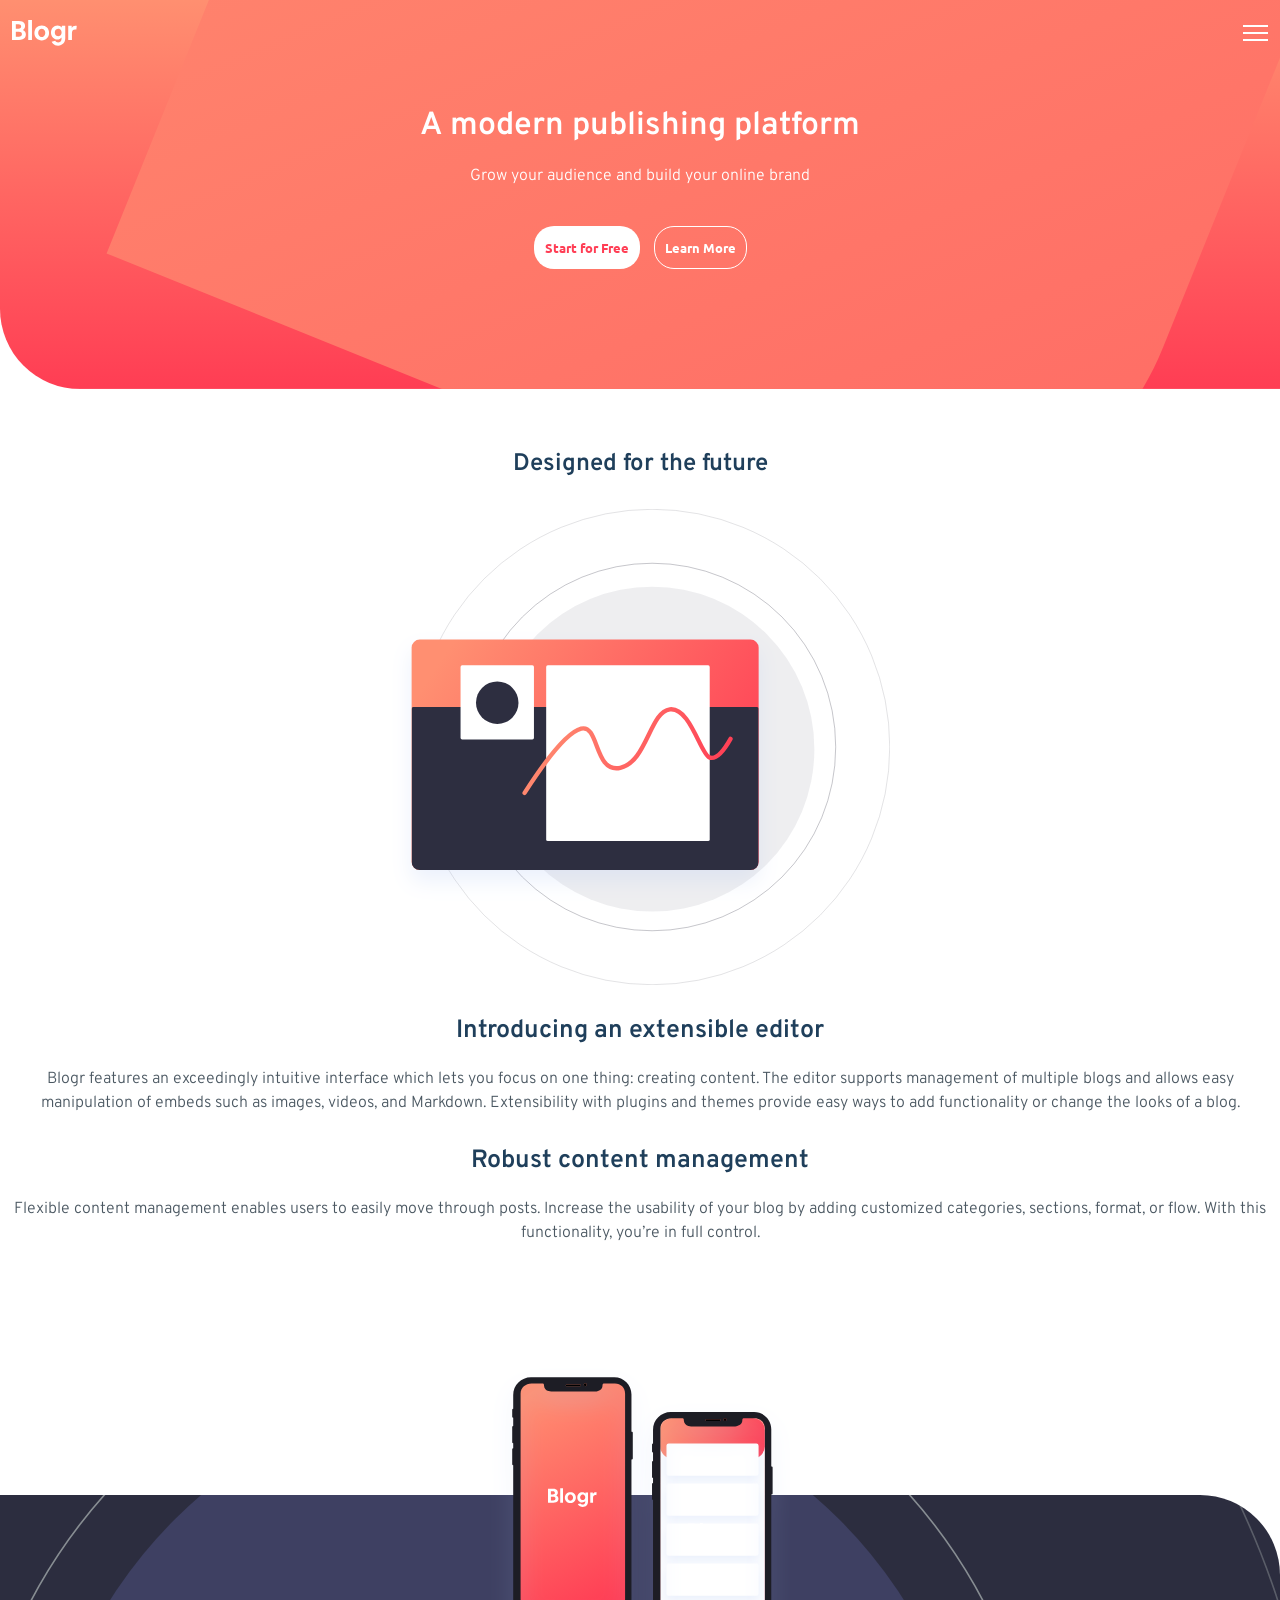
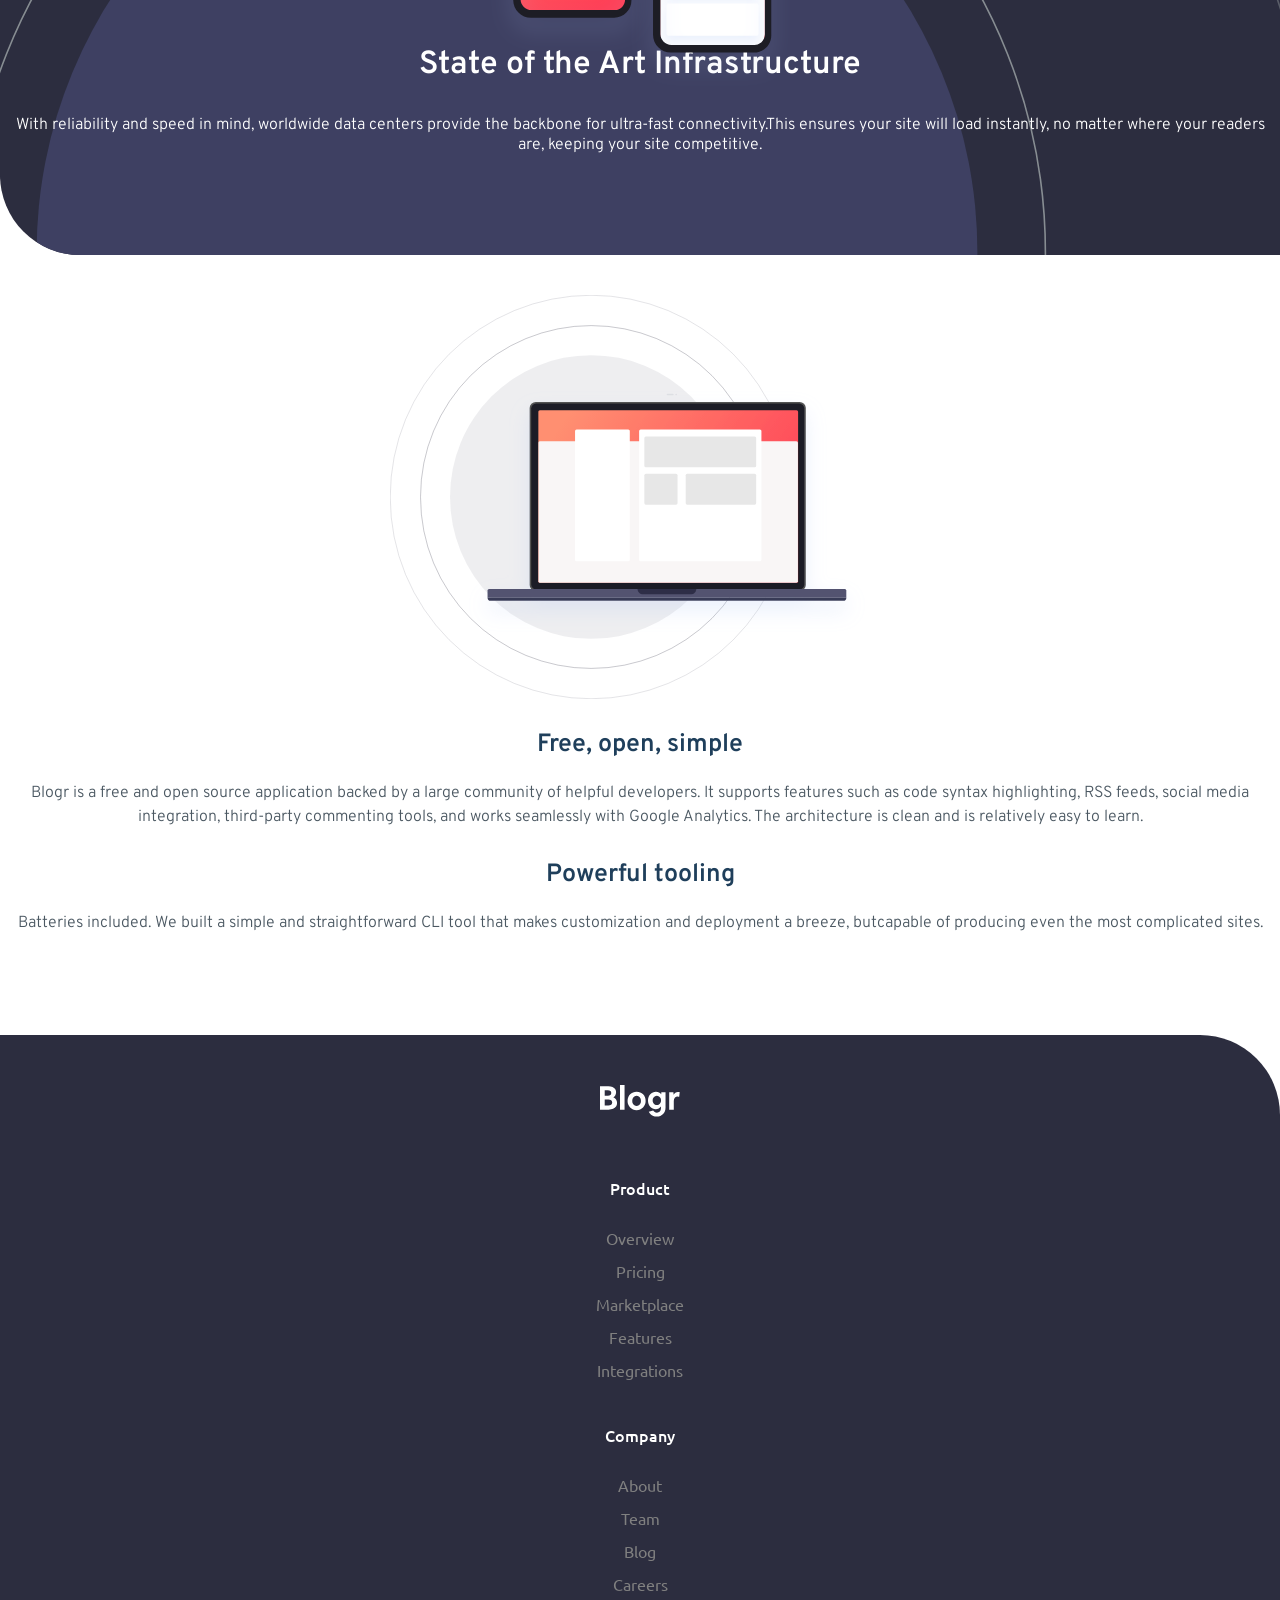
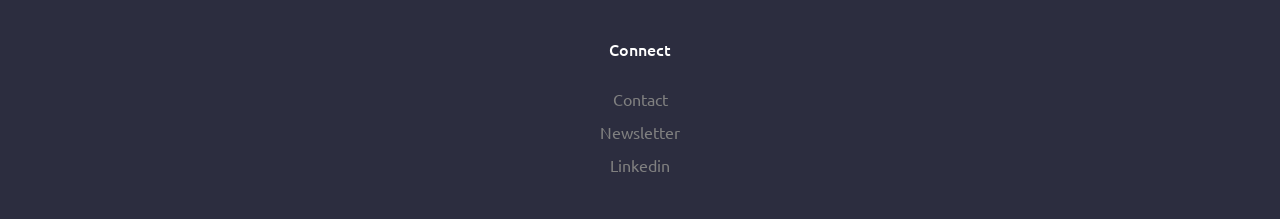
<file: junior/blogr-landing-page-main/index.html>
<!DOCTYPE html>
<html lang="pt-br">
<head>
  <meta charset="UTF-8">
  <meta name="viewport" content="width=device-width, initial-scale=1.0">

  <link rel="preconnect" href="https://fonts.googleapis.com">
  <link rel="preconnect" href="https://fonts.gstatic.com" crossorigin>
  <link href="https://fonts.googleapis.com/css2?family=Overpass:ital,wght@0,100..900;1,100..900&family=Ubuntu:wght@400;500;700&display=swap" rel="stylesheet">

  <link rel="stylesheet" href="style.css">
  <title>Frontend Mentor | [Blogr]</title>
</head>
<body>
  <header class="header">
    <nav class="nav header__nav">
      <div>
        <a href="#" class="logo-link"><img src="images/logo.svg" alt="" class="logo"></a>


        <div class="nav__menu menu">
          <ul class="menu__list">
            <li><button href="#" class="menu__btn-drop">
              <span>Product</span>
              <span><img src="images/icon-arrow-dark.svg" alt=""></span>
            </button></li>
            <li><button class="menu__btn-drop">
              <span>Company</span>
              <span><img src="images/icon-arrow-dark.svg" alt=""></span>
            </button></li>
            <li class="menu__item">
              <button class="menu__link menu__btn-drop">
                <span>Connect</span>
                <span><img src="images/icon-arrow-dark.svg" alt=""></span>
              </button>

              <ul class="menu__drop">
                <li><a href="#" class="menu__drop-link">Contact</a></li>
                <li><a href="#" class="menu__drop-link">Newsletter</a></li>
                <li><a href="#" class="menu__drop-link">Linkedin</a></li>
              </ul>
          </li>
          </ul>

          <div class="menu__group-link">
            <a href="#" class="menu__link-btn">Login</a>
            <a href="#" class="menu__link-btn menu__link-btn--sign">Sign Up</a>
          </div>
        </div>
      </div>
      
      <button class="nav__btn-menu js-btn-menu"><div class="nav__btn-hamburguer"></div></button>
    </nav>

    <section class="about header__about">
      <h1 class="featured-title about__title">A modern publishing platform</h1>
      <p class="about__text featured-text">Grow your audience and build your online brand</p>

      <div class="about__group-buttons">
        <button class="about__buttons about__button-start">Start for Free</button>
        <button class="about__buttons about__button-learn">Learn More</button>
      </div>
    </section>
  </header>

  <main class="main">
    <section class="s-designed section">
      <div class="container">
        <h2 class="section__subtitle">Designed for the future</h2>

        <picture class="section__box">
          <source media="(min-width: 1024px)" srcset="images/illustration-editor-desktop.svg">
           <img src="images/illustration-editor-mobile.svg" alt="" class="section__img">
        </picture>

        <article class="article">
          <h3 class="article__subtitle">Introducing an extensible editor</h3>

          <p class="article__text">
            Blogr features an exceedingly intuitive interface which lets you focus on one thing: creating content.
            The editor supports management of multiple blogs and allows easy manipulation of embeds such as images,
            videos, and Markdown. Extensibility with plugins and themes provide easy ways to add functionality or
            change the looks of a blog.
          </p>
        </article>

        <article class="article">
          <h3 class="article__subtitle">Robust content management</h3>
          <p class="article__text">
            Flexible content management enables users to easily move through posts. Increase the usability of your blog by adding customized categories, sections, format, or flow. With this functionality, you’re in full control.
          </p>
        </article>
      </div>
    </section>

    <section class="section">
      <div class="state">
        <div class="state__box-bg">
          <img src="images/bg-pattern-circles.svg" alt="" class="state__img">
        </div>

        <h2 class="featured-title state__subtitle">State of the Art Infrastructure</h2>

        <p class="featured-text">With reliability and speed in mind, worldwide data centers provide the backbone for ultra-fast connectivity.This ensures your site will load instantly, no matter where your readers are, keeping your site competitive.</p>
      </div>

      <div class="container">
        <picture class="section__box">
            <source media="(min-width: 1024px)" srcset="images/illustration-laptop-desktop.svg">
            <img src="images/illustration-laptop-mobile.svg" alt="" class="section__img">
        </picture>

        <article class="article">
          <h3 class="article__subtitle">Free, open, simple</h3>
          <p class="article__text">Blogr is a free and open source application backed by a large community of helpful developers. It supports features such as code syntax highlighting, RSS feeds, social media integration, third-party commenting tools, and works seamlessly with Google Analytics. The architecture is clean and is relatively easy to learn.</p>
        </article>

        <article class="article">
          <h3 class="article__subtitle">Powerful tooling</h3>
          <p class="article__text">Batteries included. We built a simple and straightforward CLI tool that makes customization and deployment a breeze, butcapable of producing even the most complicated sites.</p>
        </article>
      </div>
    </section>
  </main>

  <footer class="footer">
    <div>
      <img src="images/logo.svg" alt="" class="footer__logo">
    </div>

    <ul class="footer__list">
      <li class="footer__list-title">Product</li>
      <li class="footer__item"><a href="#" class="footer__link">Overview</a></li>
      <li class="footer__item"><a href="#" class="footer__link">Pricing</a></li>
      <li class="footer__item"><a href="#" class="footer__link">Marketplace</a></li>
      <li class="footer__item"><a href="#" class="footer__link">Features</a></li>
      <li class="footer__item"><a href="#" class="footer__link">Integrations</a></li>
    </ul>
    
    <ul class="footer__list">
      <li class="footer__list-title">Company</li>
      <li class="footer__item"><a href="#" class="footer__link">About</a></li>
      <li class="footer__item"><a href="#" class="footer__link">Team</a></li>
      <li class="footer__item"><a href="#" class="footer__link">Blog</a></li>
      <li class="footer__item"><a href="#" class="footer__link">Careers</a></li>
    </ul>

    <ul class="footer__list">
      <li class="footer__list-title">Connect</li>
      <li class="footer__item"><a href="#" class="footer__link">Contact</a></li>
      <li class="footer__item"><a href="#" class="footer__link">Newsletter</a></li>
      <li class="footer__item"><a href="#" class="footer__link">Linkedin</a></li>
    </ul>
  </footer>

  <script src="app.js"></script>
</body>
</html>
</file>
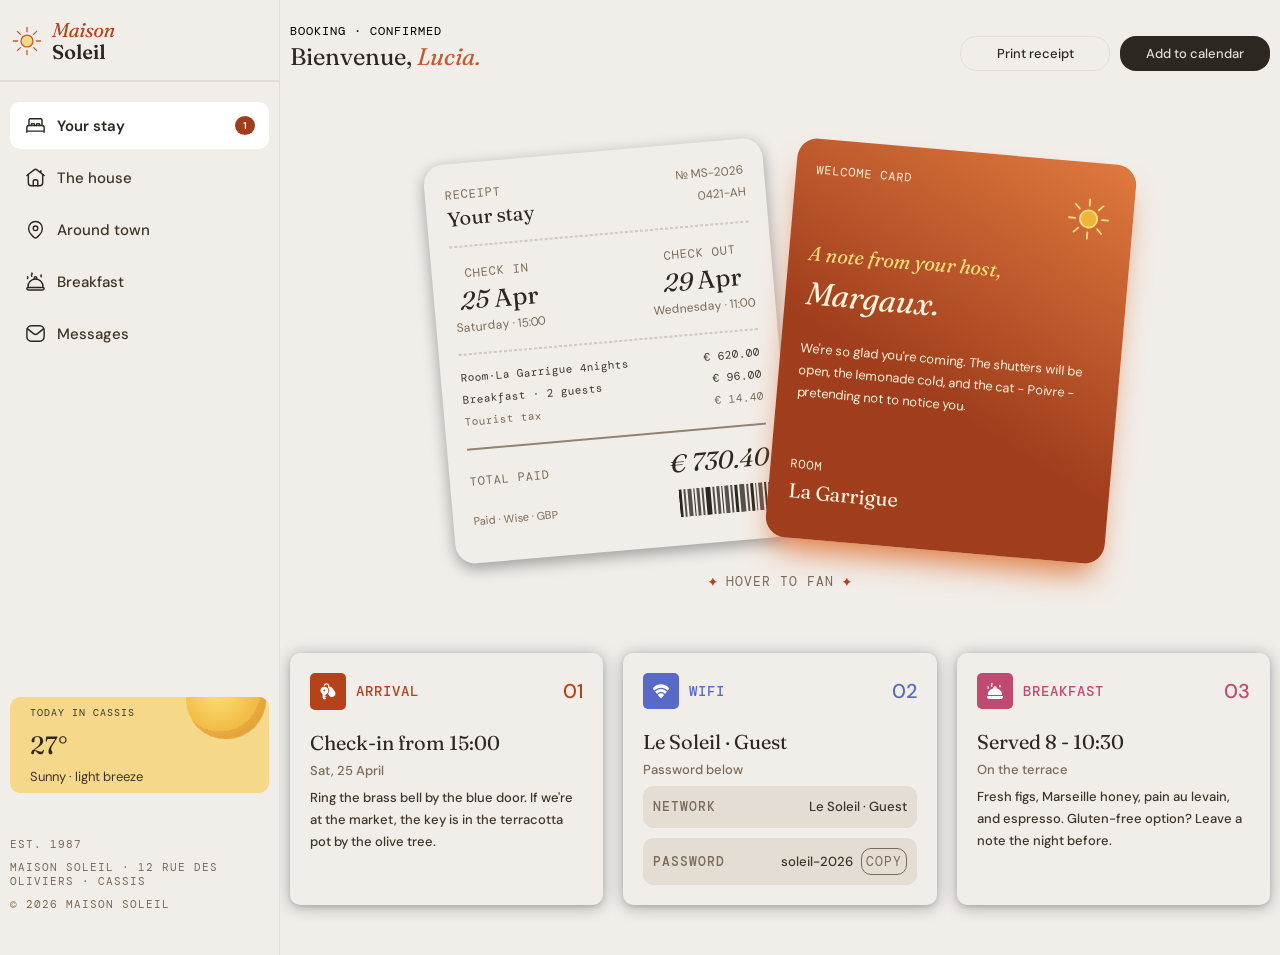
<file: junior/hotel-booking-confirmation-page-main/index.html>
<!DOCTYPE html>
<html lang="pt-br">
<head>
  <meta charset="UTF-8">
  <meta name="viewport" content="width=device-width, initial-scale=1.0">

  <link rel="preconnect" href="https://fonts.googleapis.com">
  <link rel="preconnect" href="https://fonts.gstatic.com" crossorigin>
  <link href="https://fonts.googleapis.com/css2?family=DM+Mono:wght@400;500&family=DM+Sans:ital,opsz,wght@0,9..40,100..1000;1,9..40,100..1000&family=Fraunces:ital,opsz@0,9..144;1,9..144&display=swap" rel="stylesheet">

  <link rel="icon" type="image/png" sizes="32x32" href="./assets/images/favicon-32x32.png">
  <link rel="stylesheet" href="style.css">
  <title>Frontend Mentor | Hotel booking confirmation page</title>
</head>
<body>
  <div class="grid">
    <header class="header">
      <div class="header__content">
        <img src="assets/images/logo.svg" alt="" class="header__logo">

        <button class="btn-menu js-btn-menu">
          <div class="btn-menu__border"></div>
        </button>
      </div>

      <div class="container-navigation js-container-navigation">
        <nav class="navigation header__navigation">
          <ul class="navigation__menu">
            <li class="navigation__item">
              <a href="#" class="navigation__link navigation__link--featured">
                <div class="navigation__box-text">
                  <img src="assets/images/icon-bed.svg" alt="" class="navigation__icon">
                  <span class="navigation__text">Your stay</span>
                </div>

                <div class="navigation__noti">1</div>
              </a>
            </li>

            <li class="navigation__item">
              <a href="#" class="navigation__link">
                <img src="assets/images/icon-house.svg" alt="" class="navigation__icon">
                <span class="navigation__text">The house</span>
              </a>
            </li>
            <li class="navigation__item">
              <a href="#" class="navigation__link">
                <img src="assets/images/icon-pin.svg" alt="" class="navigation__icon">
                <span class="navigation__text">Around town</span>
              </a>
            </li>
            <li class="navigation__item">
              <a href="#" class="navigation__link">
                <img src="assets/images/icon-breakfast-outline.svg" alt="" class="navigation__icon">
                <span class="navigation__text">Breakfast</span>
              </a>
            </li>
            <li class="navigation__item">
              <a href="#" class="navigation__link">
                <img src="assets/images/icon-mail.svg" alt="" class="navigation__icon">
                <span class="navigation__text">Messages</span>
              </a>
            </li>
          </ul>
        </nav>

        <div class="container-navigation__info-local">
          <div class="container-navigation__weather card-weather">
            <p class="u-text-uppercase card-weather__text">Today in cassis</p>
            <p class="card-weather__number">27°</p>
            <p class="card-weather__text-weather">Sunny · light breeze</p>
          </div>

          <div class="address">
            <p class="u-text-uppercase address__text">Est. 1987</p>
            <address class=" u-text-uppercase address__text-address address__text">Maison Soleil · 12 Rue des Oliviers · Cassis</address>
            <p class="address__name u-text-uppercase address__text">© 2026 Maison Soleil</p>
          </div>
        </div>
      </div>
    </header>

    <div class="menu-overflow"></div>

    <main class="container">
      <section class="intro container__intro">
        <div class="container__intro-content">
          <p class="intro__text u-text-uppercase">Booking · Confirmed</p>
          <h1 class="intro__title">Bienvenue, <span class="intro__title--details">Lucia.</span></h1>
        </div>

        <div class="intro__buttons container__buttons">
          <button class="intro__btn container__btn">Print receipt</button>
          <button class="intro__btn intro__btn--bg container__btn">Add to calendar</button>
        </div>
      </section>

      <section class="booking container__booking">
        <article class="booking__card card-welcome">

          <p class="u-text-uppercase u-txt-size-xs">WELCOME CARD</p>
          <div class="card-welcome__box"><img src="assets/images/icon-sun.svg" alt=""></div>
          <h2 class="card-welcome__subtitle">A note from your host, <span class="card-welcome__subtitle-details">Margaux.</span></h2>
          <p class="card-welcome__text">We're so glad you're coming. The shutters will be open, the lemonade cold, and the cat - Poivre - pretending not to notice you.</p>

          <p class="u-text-uppercase u-txt-size-xs">ROOM</p>
          <p class="card-welcome__text-name">La Garrigue</p>
        </article>

        <div class="booking__box-sun"><img src="assets/images/illustration-sun.svg" alt="" class="booking__sun"></div>

        <article class="booking__card card-receipt">
          <div class="card-receipt__header ">
            <div class="card-receipt__heading">
              <p class="card-receipt__label u-text-uppercase u-txt-size-xs">receipt</p>
              <h2 class="card-receipt__title">Your stay</h2>
            </div>
            <div class="card-receipt__reference">
              <p class="card-receipt__reference-number u-txt-size-xs">№ MS-2026</p>
              <p class="card-receipt__reference-code u-txt-size-xs">0421-AH</p>
            </div>
          </div>

          <div class="line--dashed"></div>

          <div class="card-receipt__stay">
            <div class="card-receipt__stay-period card-receipt__stay-period--check-in">
              <p class="card-receipt__label">check in</p>
              <p class="card-receipt__date">25 <span class="card-receipt__date--normal">Apr</span></p>
              <p class="card-receipt__time u-txt-size-xs">Saturday · 15:00</p>
            </div>
            <div class="card-receipt__stay-period card-receipt__stay-period--check-out">
              <p class="card-receipt__label">check out</p>
              <p class="card-receipt__date">29 <span class="card-receipt__date--normal">Apr</span></p>
              <p class="card-receipt__time u-txt-size-xs">Wednesday · 11:00</p>
            </div>
          </div>

          <div class="line--dashed"></div>

          <ul class="card-receipt__items">
            <li class="card-receipt__item card-receipt__item--color">
              <div class="card-receipt__item-description">Room·La Garrigue 4nights</div>
              <div class="card-receipt__item-amount">€ 620.00</div>
            </li>
            <li class="card-receipt__item card-receipt__item--color">
              <div class="card-receipt__item-description">Breakfast · 2 guests</div>
              <div class="card-receipt__item-amount">€ 96.00</div>
            </li>
            <li class="card-receipt__item">
              <div class="card-receipt__item-description">Tourist tax</div>
              <div class="card-receipt__item-amount">€ 14.40</div>
            </li>
          </ul>

          <div class="line"></div>

          <div class="card-receipt__total">
            <div class="card-receipt__summary">
              <p class="card-receipt__label">total paid</p>
              <p class="card-receipt__total-amount">€ 730.40</p>
            </div>
            
            <div class="card-receipt__payment">
              <p class="card-receipt__payment-method">Paid · Wise · GBP</p>
              <img class="card-receipt__barcode" src="assets/images/icon-barcode.svg" alt="">
            </div>
          </div>
        </article>
      </section>

      <p class="u-text-uppercase tip-text container__tip-text"><img src="assets/images/icon-sparkle.svg" alt=""> Hover To Fan <img src="assets/images/icon-sparkle.svg" alt=""></p>

      <div class="container__group-cards">
        <article class="card-info container__card-info">
          <div class="card-info__header">
            <div class="card-info__category">
              <div class="card-info__details-img card-info__details-img--arrival"><img src="assets/images/icon-key.svg" alt="" class="card-info__icon"></div>
              <p class="card-info__category-name card-info__category-name--arrival u-text-uppercase">Arrival</p>
            </div>

            <p class="card-info__number card-info__number--arrival">01</p>
          </div>

          <h2 class="card-info__title">Check-in from 15:00</h2>
          <p class="card-info__meta">Sat, 25 April</p>
          <p class="card-info__description">Ring the brass bell by the blue door. If we're at the market, the key is in the terracotta pot by the olive tree.</p>
        </article>

        <article class="card-info container__card-info">
          <div class="card-info__header">
            <div class="card-info__category">
              <div class="card-info__details-img card-info__details-img--wifi"><img src="assets/images/icon-wifi.svg" alt="" class="card-info__icon"></div>
              <p class="card-info__category-name u-text-uppercase card-info__category-name--wifi">wifi</p>
            </div>

            <p class="card-info__number card-info__number--wifi">02</p>
          </div>

          <h2 class="card-info__title">Le Soleil · Guest</h2>
          <p class="card-info__meta">Password below</p>
          
          <div class="card-info__connection">
            <div class="card-info__credential">
              <p class="u-text-uppercase card-info__label">network</p>
              <p class="card-info__value">Le Soleil · Guest</p>
            </div>

            <div class="card-info__credential">
              <p class="u-text-uppercase card-info__label">Password</p>

              <div class="card-info__copy">
                <p class="card-info__labe card-info__value">soleil-2026</p>
                <button class="card-info__button u-text-uppercase">copy</button>
              </div>
            </div>
          </div>
        </article>

        <article class="card-info container__card-info">
          <div class="card-info__header">
            <div class="card-info__category">
              <div class="card-info__details-img card-info__details-img--breakfast"><img src="assets/images/icon-breakfast.svg" alt="" class="card-info__icon"></div>
              <p class="card-info__category-name u-text-uppercase card-info__category-name--breakfast">Breakfast</p>
            </div>

            <p class="card-info__number card-info__number--breakfast">03</p>
          </div>

          <h2 class="card-info__title">Served 8 - 10:30</h2>
          <p class="card-info__meta">On the terrace</p>
          <p class="card-info__description">Fresh figs, Marseille honey, pain au levain, and espresso. Gluten-free option? Leave a note the night before.</p>
        </article>
      </div>
    </main>
  </div>

  <script src="app.js"></script>
</body>
</html>
</file>
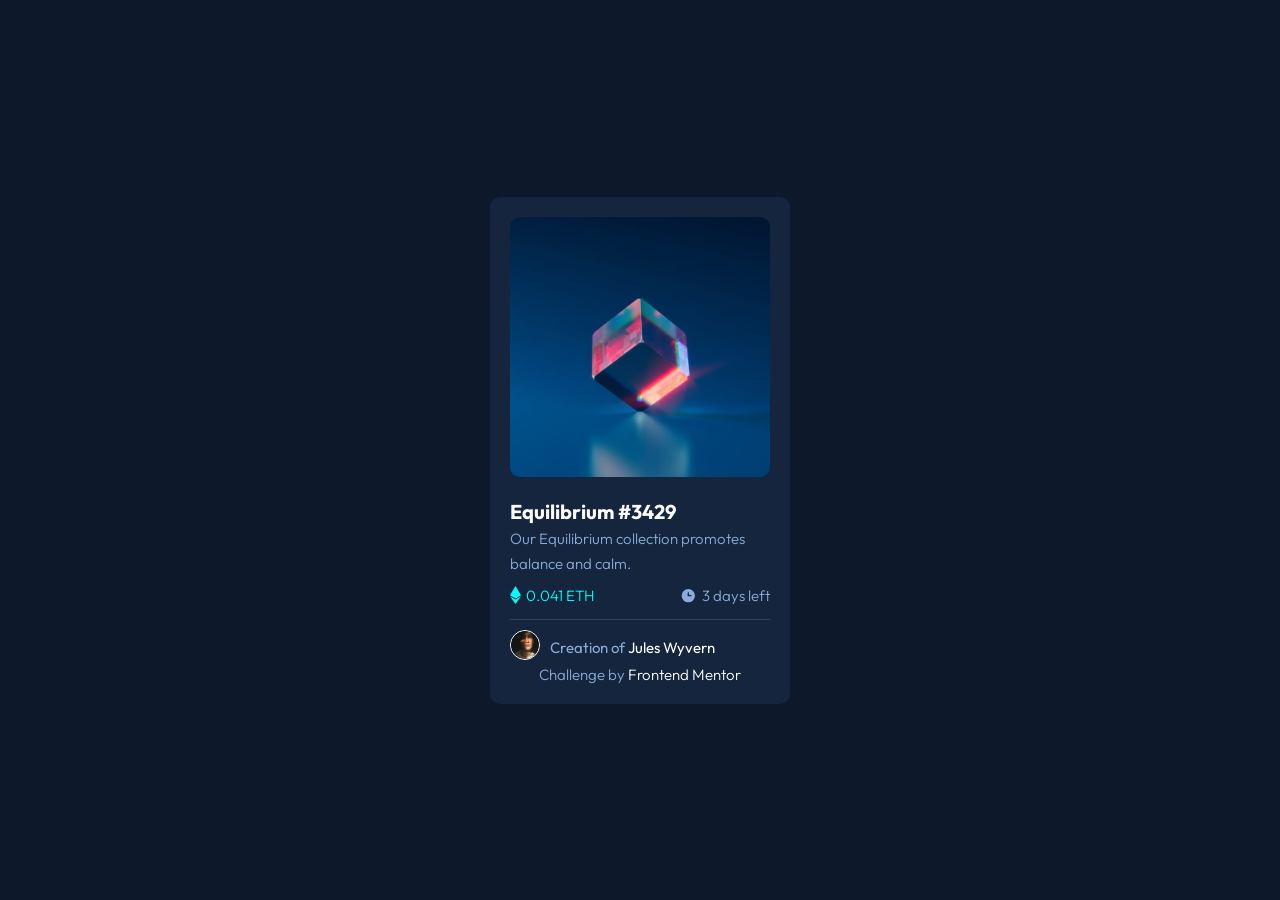
<file: newbie/nft-preview-card-component-main/index.html>
<!DOCTYPE html>
<html lang="en">
<head>
  <meta charset="UTF-8">
  <meta name="viewport" content="width=device-width, initial-scale=1.0">
  <!-- fonte -->
  <link rel="preconnect" href="https://fonts.googleapis.com">
  <link rel="preconnect" href="https://fonts.gstatic.com" crossorigin>
  <link href="https://fonts.googleapis.com/css2?family=Outfit:wght@100..900&display=swap" rel="stylesheet">
  <!-- -->
  <link rel="icon" type="image/png" sizes="32x32" href="./images/favicon-32x32.png">
  <link rel="stylesheet" href="style.css">
  <title>Frontend Mentor | NFT preview card component</title>
</head>
<body>
  <article class="card">
    <div class="card__box-equilibrium">
      <a href="#" class="card__link-img"><img src="images/image-equilibrium.jpg" alt="" class="card__img"></a>
    </div>

    <h1 class="card__title"><a href="#" class="card__title-link">Equilibrium #3429</a></h1>
    <p class="card__text">Our Equilibrium collection promotes balance and calm.</p>

    <div class="u-flex u-align-center u-space-between">
      <div class="u-flex u-align-start u-gap-xs">
        <div><img src="images/icon-ethereum.svg" alt=""></div>
        <p class="u-color-highlight">0.041 ETH</p>
      </div>

      <div class="u-flex u-align-start u-gap-xs">
        <div><img src="images/icon-clock.svg" alt=""></div>
        <p>3 days left</p>
      </div>
    </div>
    <div class="line"></div>

    <div class="u-flex u-align-center u-gap-sm">
      <div><img src="images/image-avatar.png" alt="" class="card__avatar"></div>
      <h2 class="card__subtitle">Creation of <a href="#" class="card__name-creator">Jules Wyvern</a></h2>
    </div>

    <p class="u-text-align-center">Challenge by <a href="https://www.frontendmentor.io?ref=challenge" class="attribution" target="_blank">Frontend Mentor</a></p>
  </article>
</body>
</html>
</file>
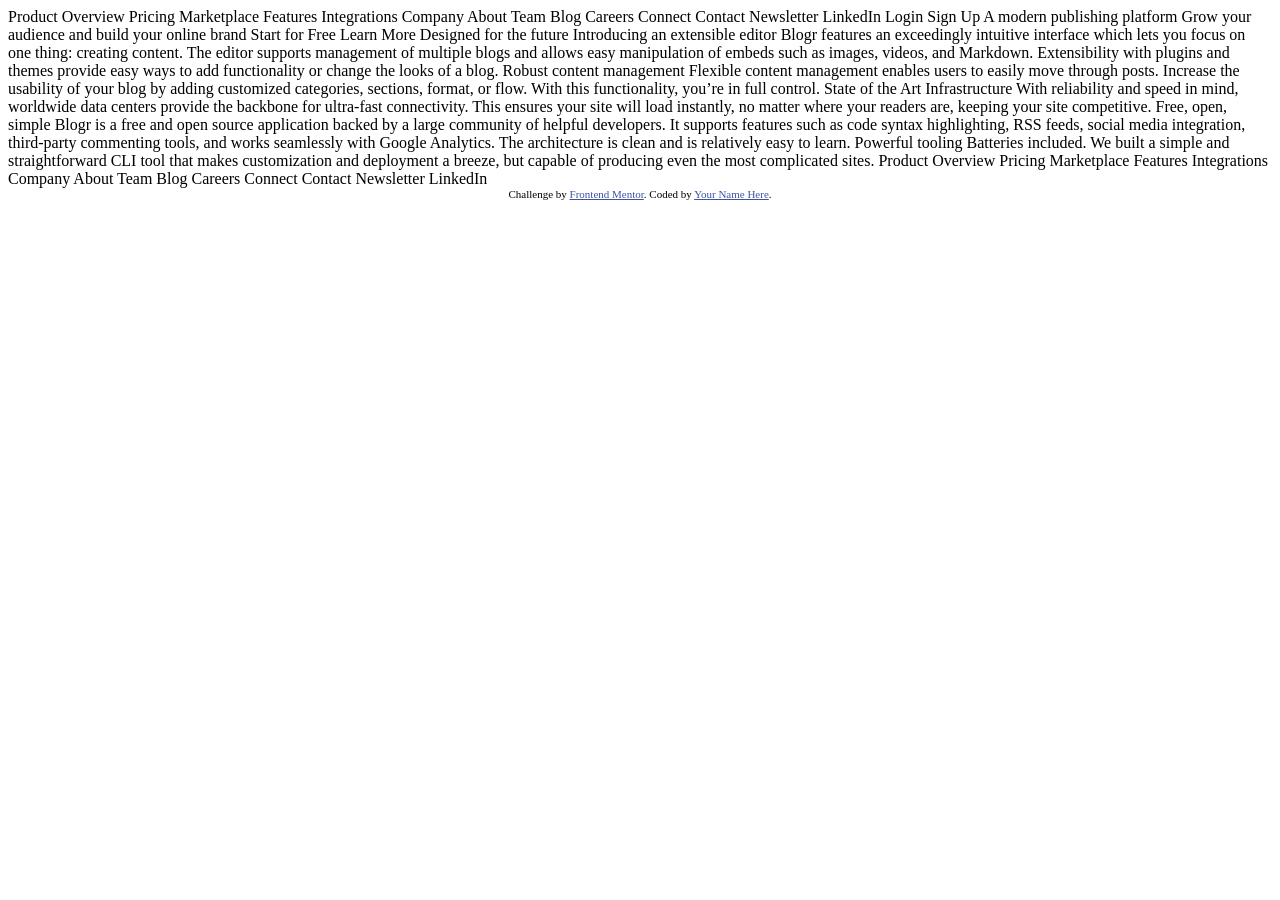
<file: junior/blogr-landing-page-main/o.html>
<!DOCTYPE html>
<html lang="en">
<head>
  <meta charset="UTF-8">
  <meta name="viewport" content="width=device-width, initial-scale=1.0"> <!-- displays site properly based on user's device -->

  <link rel="icon" type="image/png" sizes="32x32" href="./images/favicon-32x32.png">
  
  <title>Frontend Mentor | [Blogr]</title>

  <!-- Feel free to remove these styles or customise in your own stylesheet 👍 -->
  <style>
    .attribution { font-size: 0.6875rem; text-align: center; }
    .attribution a { color: hsl(228, 45%, 44%); }
  </style>
</head>
<body>
  Product

  Overview
  Pricing
  Marketplace
  Features
  Integrations

  Company

  About
  Team
  Blog
  Careers

  Connect

  Contact
  Newsletter
  LinkedIn
  
  Login
  Sign Up

  A modern publishing platform
  Grow your audience and build your online brand

  Start for Free
  Learn More

  Designed for the future

  Introducing an extensible editor
  Blogr features an exceedingly intuitive interface which lets you focus on one thing: creating content. 
  The editor supports management of multiple blogs and allows easy manipulation of embeds such as images, 
  videos, and Markdown. Extensibility with plugins and themes provide easy ways to add functionality or 
  change the looks of a blog.

  Robust content management
  Flexible content management enables users to easily move through posts. Increase the usability of your blog 
  by adding customized categories, sections, format, or flow. With this functionality, you’re in full control.

  State of the Art Infrastructure
  With reliability and speed in mind, worldwide data centers provide the backbone for ultra-fast connectivity. 
  This ensures your site will load instantly, no matter where your readers are, keeping your site competitive.

  Free, open, simple
  Blogr is a free and open source application backed by a large community of helpful developers. It supports 
  features such as code syntax highlighting, RSS feeds, social media integration, third-party commenting tools, 
  and works seamlessly with Google Analytics. The architecture is clean and is relatively easy to learn.

  Powerful tooling
  Batteries included. We built a simple and straightforward CLI tool that makes customization and deployment a breeze, but
  capable of producing even the most complicated sites.

  Product

  Overview
  Pricing
  Marketplace
  Features
  Integrations

  Company

  About
  Team
  Blog
  Careers

  Connect
  
  Contact
  Newsletter
  LinkedIn

  <footer class="attribution">
    Challenge by <a href="https://www.frontendmentor.io?ref=challenge">Frontend Mentor</a>. 
    Coded by <a href="#">Your Name Here</a>.
  </footer>
</body>
</html>
</file>
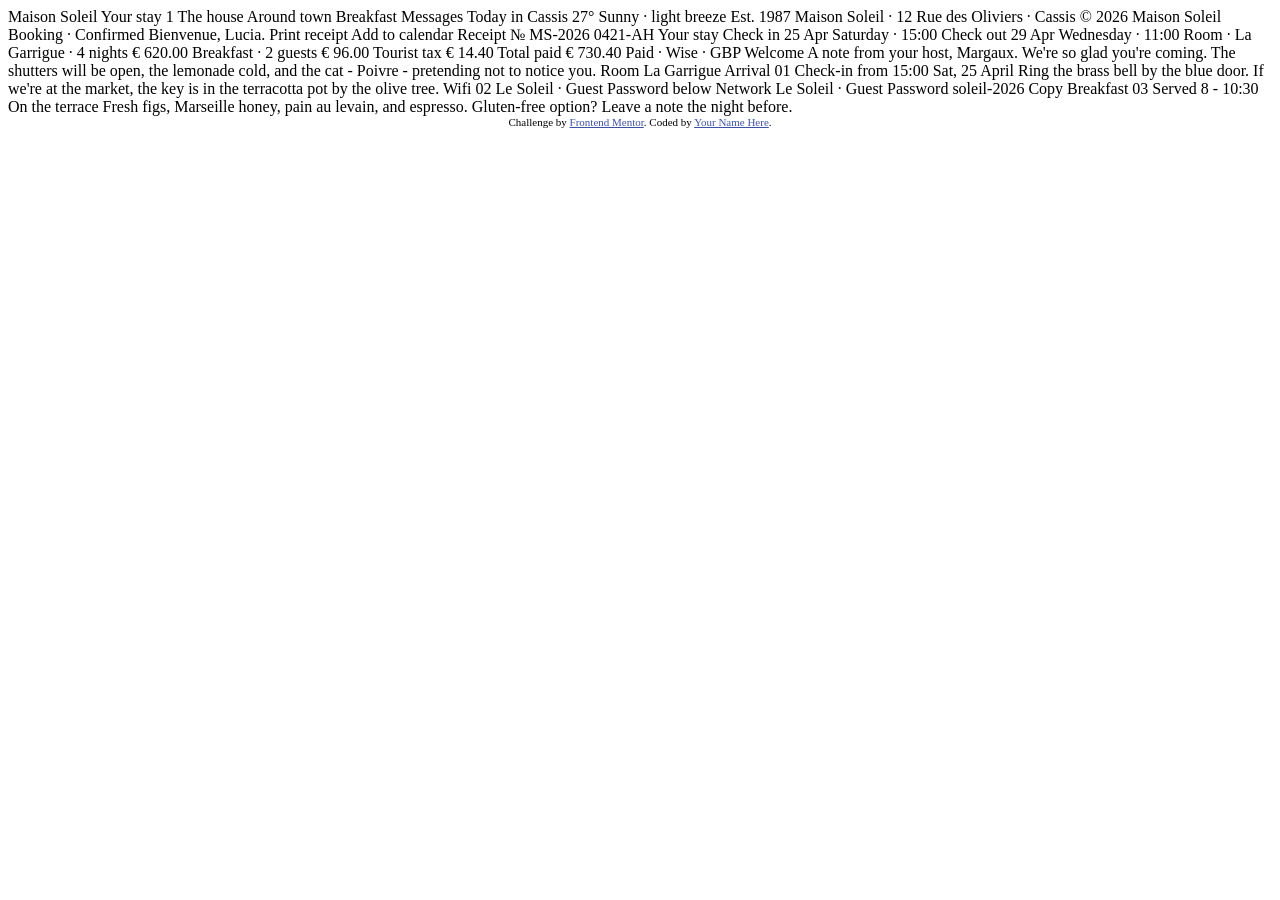
<file: junior/hotel-booking-confirmation-page-main/o.html>
<!DOCTYPE html>
<html lang="en">
<head>
  <meta charset="UTF-8">
  <meta name="viewport" content="width=device-width, initial-scale=1.0"> <!-- displays site properly based on user's device -->

  <link rel="icon" type="image/png" sizes="32x32" href="./assets/images/favicon-32x32.png">

  <title>Frontend Mentor | Hotel booking confirmation page</title>

  <!-- Feel free to remove these styles or customise in your own stylesheet 👍 -->
  <style>
    .attribution { font-size: 0.6875rem; text-align: center; }
    .attribution a { color: hsl(228, 45%, 44%); }
  </style>
</head>
<body>

  <!-- Sidebar starts -->

  Maison Soleil

  <!-- Guest navigation -->
  Your stay
  1
  The house
  Around town
  Breakfast
  Messages

  <!-- Local weather -->
  Today in Cassis
  27°
  Sunny · light breeze

  Est. 1987
  Maison Soleil · 12 Rue des Oliviers · Cassis
  © 2026 Maison Soleil

  <!-- Sidebar ends -->

  <!-- Main content starts -->

  Booking · Confirmed
  Bienvenue, Lucia.

  Print receipt
  Add to calendar

  <!-- Booking cards start -->

  <!-- Receipt card -->
  Receipt
  № MS-2026
  0421-AH

  Your stay

  Check in
  25 Apr
  Saturday · 15:00

  Check out
  29 Apr
  Wednesday · 11:00

  Room · La Garrigue · 4 nights
  € 620.00
  Breakfast · 2 guests
  € 96.00
  Tourist tax
  € 14.40

  Total paid
  € 730.40

  Paid · Wise · GBP
  <!-- Barcode image -->

  <!-- Note from host card -->
  Welcome
  A note from your host, Margaux.
  We're so glad you're coming. The shutters will be open, the lemonade cold, and the cat - Poivre - pretending not to notice you.
  Room
  La Garrigue

  <!-- Booking cards end -->

  <!-- Guest info row starts -->

  <!-- Arrival -->
  Arrival
  01
  Check-in from 15:00
  Sat, 25 April
  Ring the brass bell by the blue door. If we're at the market, the key is in the terracotta pot by the olive tree.

  <!-- Wifi -->
  Wifi
  02
  Le Soleil · Guest
  Password below
  Network
  Le Soleil · Guest
  Password
  soleil-2026
  Copy

  <!-- Breakfast -->
  Breakfast
  03
  Served 8 - 10:30
  On the terrace
  Fresh figs, Marseille honey, pain au levain, and espresso. Gluten-free option? Leave a note the night before.

  <!-- Guest info row ends -->

  <!-- Main content ends -->

  <footer class="attribution">
    Challenge by <a href="https://www.frontendmentor.io?ref=challenge">Frontend Mentor</a>.
    Coded by <a href="#">Your Name Here</a>.
  </footer>
</body>
</html>
</file>
<file: junior/blogr-landing-page-main/style.css>
:root{
  --font-family-ubuntu: "Ubuntu", sans-serif;
  --font-family-overpass: "Overpass", sans-serif;

  --font-Weight-overpass-300: 300;
  --font-Weight-overpass-600:600;

  --font-weight-ubuntu-400: 400;
  --font-weight-ubuntu-500: 500;
  --font-weight-ubuntu-700: 700;

  --font-size-base: 1.6rem;
  --font-size-featured-title:3.2rem;

  --color-subtitle: hsl(208, 49%, 24%);
  --color-highlight-title:hsl(0, 100%, 100%);
  --color-texts: hsl(207, 13%, 34%);

  --color-menu-link:  hsl(237, 23%, 31%);

  --padding-container: 1.2rem;
  --margin-articles: 3rem;
}

*{
  margin:0px;
  padding: 0px;
  box-sizing: border-box;
}
img{
  display: block;
}
button{
  background-color: transparent;
  border:none;
  cursor: pointer;
}
picture{
  display: block;
}
ul{
  list-style: none;
}
h2, h3{
  color: var(--color-subtitle);
}

h1, h2, h3{
  font-family: var(--font-family-overpass);
  font-weight: var(--font-Weight-overpass-600);
}

p{
  color: var(--color-texts);
  font-size: var(--font-size-texts);
}
img{
  max-width: 100%;
}
html{
  font-size: 62.5%;
}
body{
  font-size: var(--font-size-base);
  font-family: var(--font-family-overpass);
  font-weight: var(--font-Weight-overpass-300);
}

/*  LAYOUT */
.header{
  padding: 20px var(--padding-container) 120px;
}
.header__nav{
  margin-bottom: 60px;
}
.header__about{
  text-align: center;
}
.main{
  padding: 60px 0px;
  margin-bottom: 40px;
}
.s-designed{
  margin-bottom: 250px;
}
.container{
  padding: 0px var(--padding-container);

}
.article + .article{
  margin-top: var(--margin-articles);
}
.footer{
  padding: 50px var(--padding-container) 40px;
}
/* ----- */

.header{
  background:
    url("images/bg-pattern-intro-mobile.svg"),
    linear-gradient(hsl(13, 100%, 72%), hsl(353, 100%, 62%));
  background-repeat: no-repeat;
  background-size:320%;
  background-position-x: 34%;
  background-position-y: 35%;


  border-bottom-left-radius: 80px;
  position: relative;
}

.nav{
  display: flex;
  align-items: center;
  justify-content: space-between;

  position: relative;
}
.nav__btn-hamburguer{
  border-top: 2px solid white;
  width: 25px;
}
.nav__btn-hamburguer::before, .nav__btn-hamburguer::after{
  content: "";
  width: 25px;
  height: 2px;
  background-color: white;
  display: block;
  position:relative;
  margin-top: 5px;
}
.menu{
  background-color: white;
  border-radius: 4px;

  width: 100%;
  padding: 20px;

  display: none;
  position: absolute;
  left: 0px;
  top: 60px;
}
.menu.active{
  display: block;
}
.menu__group-link{
  display: flex;
  flex-direction: column;
  gap: 5px;
}
.menu__btn-drop{
  color:  hsl(208, 49%, 24%);
  font-weight: var(--font-Weight-overpass-600);
  font-size: 1.4rem;
  padding: 10px 5px;
  width: 100%;

  display: flex;
  align-items: center;
  justify-content: center;
  gap: 5px;
  
}

.menu__drop{
  text-align: center;
  background-color: hsl(207, 13%, 90%);
  border-radius: 5px;
  display: none;
}
.menu__drop-link{
  color: hsl(207, 13%, 34%);
  font-weight: var(--font-Weight-overpass-600);
  color: hsl(207, 13%, 34%);
  text-decoration: none;
  padding: 10px 5px;
  display: block;
}
.menu__item:hover .menu__drop{
  display: block;
}
.menu__link-btn{
  text-decoration: none;
  display: block;
  color: var(--color-menu-link);
  font-weight: var(--font-Weight-overpass-600);
  font-size: 1.4rem;
  text-align: center;
  width: 120px;
  margin: auto;
  padding: 10px 5px;
  border-radius: 20px;
}
.menu__link-btn--sign{
  background: linear-gradient(to right, hsl(13, 100%, 72%), hsl(353, 100%, 62%));
  color: white;
}


.about__title{
  font-size: 3.2rem;
  margin-bottom: 20px;
}
.about__text{
  margin-bottom: 40px;
}
.about__buttons{
  font-family: var(--font-family-ubuntu);
  font-weight:var(--font-weight-ubuntu-700);

  border-radius: 20px;
  border: 1px solid transparent;
  padding: 12px 10px;
}
.about__buttons:first-child{
  margin-right: 10px;
}
.about__button-start{
  background-color: white;
  color: hsl(353, 100%, 62%);
}
.about__button-learn{
  border-color: white;
  color:white;
}

.state{
  text-align: center;
  padding: 150px var(--padding-container) 100px;
  margin-bottom: 40px;

  position: relative;
  z-index: 1;
}
.state::before{
  content: "";
  width: 300px;
  height: 320px;
  background: url("images/illustration-phones.svg")no-repeat;
  background-size: cover;
  position: absolute;
  left: 50%;
  top: -36%;
  transform: translateX(-50%);
  z-index: 2;
}
.state__box-bg{
  position: absolute;
  z-index: -1;
  width: 100%;
  background: hsl(237, 17%, 21%);
  left: 0px;
  top: 0px;
  height: 100%;
  border-top-right-radius: 80px;
  border-bottom-left-radius: 80px;
  overflow: hidden;
}
.state__img{
  transform: translateY(-150px) scale(1.6);
}
.state__subtitle{
  margin-bottom: 30px;
  font-size: 3.2rem;
}

.footer{
  background-color: hsl(237, 17%, 21%);
  border-top-right-radius: 80px;

  display: flex;
  flex-direction: column;
  align-items: center;
  gap: 4rem;

  font-family: var(--font-family-ubuntu);
  font-weight: var(--font-weight-ubuntu-400);

  text-align: center;
}
.footer__logo{
  max-width: 80px;
  margin-bottom: 2rem;
}
.footer__item + .footer__item{
  margin-top: 5px;
}
.footer__list-title{
  color: hsl(0, 100%, 100%);
  font-weight: var(--font-weight-ubuntu-500);
  margin-bottom: 25px;
}
.footer__link{
  color: hsl(0, 0%, 50%);
  text-decoration: none;
  display: block;
  padding: 4px;
}

/* bloco reutilizável */
.section__subtitle{
  text-align: center;
  margin-bottom: 30px;
}

.section__img{ 
  margin:0px auto 30px;
  max-width: 500px;
  width: 100%;
}
.article{
  text-align: center;
}
.article__subtitle{
  font-size: 2.5rem;
  margin-bottom: 20px;
}
.article__text{
  line-height: 2.4rem;
}
/* ----- */

.logo-link{
  display: block;
  text-decoration: none;
}
.logo{
  width: 65px;
}
.featured-title{
  color:var(--color-highlight-title);
  font-family: var(--font-family-overpass);
  font-size: var(--font-size-featured-title);
}
.featured-text{
  color: white;
}
</file>
<file: junior/hotel-booking-confirmation-page-main/style.css>
:root{
  --font-fraunces:"Fraunces", serif;
  --font-dm-sans: "DM Sans", sans-serif;
  --font-dm-mono: "DM Mono", monospace;

  --font-weight-400: 400;
  --font-weight-500: 500;
  --font-weight-600: 600;

  --font-size-base: 1.6rem;
  --font-size-xs: 1.2rem;
  --font-size-sm: 1.3rem;

  --header-height: 80px;

  --color-border-hover:hsl(15, 69%, 37%);
}

*{
  margin: 0px;
  padding: 0px;
  box-sizing: border-box;
}
html{font-size:62.5%}

body{
  min-height: 100vh;
  font-size: var(--font-size-base);
  font-weight: var(--font-weight-400);
  background-color:  hsl(30, 24%, 93%);

}
h1,h2{
  font-family: var(--font-fraunces);
  font-weight: var(--font-weight-400);
  color:hsl(33, 15%, 15%);
}
h2{
  font-size: 2rem;
}
ul{
  list-style: none;
}
p{
  font-family: var(--font-dm-sans);
  font-size: var(--font-size-sm);
  line-height: 2.2rem;
}

/* LAYOUT */
.header{
  position: fixed;
  top: 0px;
  width: 100%;
  z-index: 5;
  height: var(--header-height);
  background-color: hsl(30, 24%, 93%);
}
.header__content{
  padding: 20px 10px;
}
.container-navigation{
  padding: 0px 10px;
}
.container{
  padding: 100px 10px 40px;
}
.container__intro{
  margin-bottom: 40px;
}
.container__buttons{
  display: flex;
  justify-content: center;
  gap: 10px;
}

.container__booking{
  margin-bottom: 60px;
}
.container__group-cards{
  display: flex;
  flex-wrap: wrap;
  justify-content: center;
  gap: 20px;
}
.container__card-info{
  flex: 1 1 280px;
  width: 100%;
  max-width: 350px;
}
.container__tip-text{display: none;}

/*----*/

.header__content{
  display: flex;
  align-items: center;
  justify-content: space-between;
  position: relative;
}
.header__content::before{
  content: "";
  position: absolute;
  width: 100%;
  height: 2px;
  left: 0px;
  bottom: 0px;
  background-color: hsl(36, 22%, 86%);
}
.btn-menu{
  border: none;
  background-color: transparent;
  padding: 5px;
  cursor: pointer;
}
.btn-menu__border{
  width: 25px;
  border-top: 2px solid hsl(33, 15%, 15%);
}
.btn-menu__border::before, .btn-menu__border::after{
  content: "";
  display: block;
  width: 25px;
  height: 2px;
  margin-top: 5px;
  background-color: currentColor;
  transition: .3s;
  position: relative;
}
body.open-menu .btn-menu__border{
  border-top-color: transparent;
}
body.open-menu .btn-menu__border::before{
  transform: rotate(135deg);
}
body.open-menu .btn-menu__border::after{
  transform: rotate(-135deg);
  top: -7px;
}

.container-navigation{
  background-color: hsl(30, 24%, 93%);
  padding-bottom: 15px;

  display: flex;
  flex-direction: column;
  z-index: 5;
  position: fixed;
  width: 100%;
  height: calc(100vh - 80px);
  top: 80px;
  left: 0px;
  transform: translateY(-150%) scale(0.98);
  
  transition: transform 0.4s cubic-bezier(0.22, 1, 0.36, 1);
}
.container-navigation.open-navigation{
  transform: translateY(0px) scale(1);
}
.resizing .container-navigation{
  transition: none;
}
.navigation__menu{
  position: relative;
}
.navigation__menu::before{
  content: "";
  display: block;
  width: 100%;
  height: 1px;
  background-color: hsl(36, 22%, 86%);
  margin-bottom: 12px;
}
.navigation__item + .navigation__item{
  margin-top: 5px;
}
.navigation__link{
  color: hsl(33, 22%, 20%);
  font-family: var(--font-dm-sans);
  font-weight: var(--font-weight-500);
  font-size: 1.5rem;
  text-decoration: none;

  padding: 10px 12px;
  display: flex;
  align-items: center;
  gap: 10px;
  border: 2px solid transparent;
  
}
.navigation__link:hover{
  background-color: hsl(0, 0%, 100%);
  border-radius: 10px;
}
.navigation__link:active{
  border: 2px solid hsl(15, 69%, 37%);
}
.navigation__icon{
  width: 23px;
}
.navigation__box-text{
  display: flex;
  align-items: center;
  gap: 10px;
}
.navigation__noti{
  background-color: hsl(15, 69%, 37%);
  border-radius: 100%;
  color: hsl(0, 0%, 100%);
  font-size: 1rem;
  padding: 3px 8px;
}
.navigation__link--featured{
  color: hsl(33, 15%, 15%);
  background-color: hsl(0, 0%, 100%);
  border-radius: 10px;

  font-weight: var(--font-weight-600);
  justify-content: space-between;
}
.container-navigation__info-local{
  margin-top: auto;
}
.card-weather{
  background-color: hsl(44, 84%, 75%);
  color:hsl(33, 22%, 20%);
  border-radius: 10px;
  overflow: hidden;

  padding:5px 20px;
  margin: 0px auto 15px;

  position: relative;
  max-width: 300px;
}
.card-weather::before{
  content: "";
  background: url("assets/images/icon-weather.svg")no-repeat;
  position: absolute;

  width: 200px;
  height: 200px;
  right: -45%;
  top: -40%;
}
.card-weather__text{
  font-size: 1rem;
  margin-bottom: 5px;
}
.card-weather__number{
  font-family: var(--font-fraunces);
  font-weight: 400;
  color:hsl(33, 15%, 15%);
  font-size: 2.5rem;
  margin-bottom: 5px;
}
.address{
  color: hsl(33, 17%, 41%);
}
.address__text-address{
  font-style: normal;
  margin: 5px 0px;
}
.address__text{
  font-family:var(--font-dm-mono);
  font-size: 1.1rem;
}

/* intro */
.intro__text{
  font-size: 1.2rem;
}
.intro__title{
  margin-bottom: 10px;
}
.intro__title--details{
  color:hsl(18, 62%, 47%);
  font-style: italic;
}

.intro__btn{
  background-color: transparent;
  border: 1px solid  hsl(36, 22%, 86%);
  outline: 2px solid transparent;
  border-radius: 16px;
  
  width: 100%;
  max-width: 150px;
  padding: 8px 10px;

  font-family: var(--font-dm-sans);
  font-size: 1.3rem;
  font-weight: var(--font-weight-500);
  color:hsl(33, 15%, 15%);
  cursor: pointer;

  transition: background 0.3s, outline .2s;
}

.intro__btn:hover{
  background-color:  hsl(36, 22%, 86%);
}
.intro__btn--bg{
  background-color: hsl(33, 15%, 15%);
  color:hsl(36, 22%, 86%);
  border-color: transparent;
}
.intro__btn--bg:hover{
  background-color: hsl(33, 22%, 20%);
}
.intro__btn:active{
  outline: 2px solid var(--color-border-hover);
  outline-offset: 2px;
}

/* --- */

.booking__card{
  max-width: 340px;
  margin: auto;
  height: 400px;
  padding: 20px;
  border-radius: 20px;
}
.booking__box-sun{display: none;}

.card-welcome{
  background:linear-gradient(27deg,hsl(15, 69%, 37%) 40%, hsl(22, 72%, 56%));
  box-shadow:  hsl(22, 72%, 56%) 0px 20px 30px -10px;
  color:hsl(41, 100%, 93%);
  margin-bottom: 20px;
  transform: rotate(2deg);
}
.card-welcome__box{
  text-align: right;
  transform: translateY(-10px);
}
.card-welcome__subtitle{
  font-style: italic;
  font-weight: var(--font-weight-400);
  font-size: 2rem;
  color:  hsl(45, 100%, 74%);
  line-height: 4rem;

  margin-bottom: 20px;
}
.card-welcome__subtitle-details{
  color:hsl(41, 100%, 93%);
  font-size: 3.2rem;
}
.card-welcome__text{
  margin-bottom: 50px;
}
.card-welcome__text-name{
  font-size: 2rem;
  font-family: var(--font-fraunces);
  margin-top: 5px;
}
.card-receipt{
  box-shadow: rgba(0, 0, 0, 0.35) 0px 5px 15px;
  font-family: var(--font-dm-mono);
  color: hsl(33, 17%, 41%);
  
  transform: rotate(-2deg);
}
.card-receipt__header{
  display: flex;
  justify-content: space-between;
}

.card-receipt__reference{
  text-align: right;
}
.card-receipt__stay{
  font-family: var(--font-dm-mono);
  display: flex;
  justify-content: space-between;
  text-align: center;
}
.card-receipt__label{
  text-transform: uppercase;
  font-size: 1.1rem;
  letter-spacing: 1px;
  font-family: var(--font-dm-mono);
}
.card-receipt__date{
  font-style: italic;
  font-family: var(--font-fraunces);
  font-size: 2.5rem;
  color: hsl(33, 15%, 15%);
  margin: 5px 0px;
}
.card-receipt__date--normal{
  font-style: normal;
}
.card-receipt__time{
  font-family: var(--font-dm-sans);
  font-size: 1.2rem;
}
.card-receipt__item{
  display: flex;
  font-size: 1.1rem;
  justify-content: space-between;
  align-items: center;
}
.card-receipt__item + .card-receipt__item{
  margin-top: 8px;
}
.card-receipt__item--color{
  color: hsl(33, 22%, 20%);
}
.card-receipt__summary{
  display: flex;
  align-items: center;
  justify-content: space-between;
  margin-bottom: 15px;
}
.card-receipt__label{
  font-size: 1.2rem;
}
.card-receipt__total-amount{
  font-size: 2.5rem;
  font-family: var(--font-fraunces);
  font-style: italic;
  color: hsl(33, 15%, 15%);
}
.card-receipt__payment{
  display: flex;
  align-items: center;
  justify-content: space-between;
}
.card-receipt__payment-method{
  font-size: 1.1rem;
}

.line{
  border: 1px solid  hsl(33, 17%, 41%);
  opacity: 80%;
  margin: 20px 0px;
}
.line--dashed{
  border: 1px dashed hsl(33, 17%, 41%);
  opacity: 30%;
  margin: 15px 0px;
}

.card-info{
  box-shadow: rgba(14, 30, 37, 0.12) 0px 2px 4px 0px, rgba(14, 30, 37, 0.32) 0px 2px 16px 0px;
  
  border-radius: 10px;
  font-family: var(--font-dm-sans);
  font-weight: 500;
  padding: 20px;
}
.card-info__header{
  display: flex;
  align-items: center;
  justify-content: space-between;
  margin-bottom: 20px;
}
.card-info__category{
  display: flex;
  align-items: center;
  gap: 10px;
}
.card-info__details-img{
  padding: 8px;
  border-radius: 5px;
  text-align: center;
}
.card-info__icon{
  max-width: 20px;
  display: block;
}
.card-info__category-name{
  font-size: 1.4rem;
}
.card-info__number{
  font-size: 2rem;
}
.card-info__title{
  /* aumentar o font-size */
  margin-bottom: 5px;
}
.card-info__meta{
  color: hsl(33, 17%, 41%);
  font-size: 1.3rem;
  margin-bottom: 5px;
}
.card-info__description{
  color: hsl(33, 22%, 20%);
}
.card-info__label{
  color:hsl(33, 17%, 41%);
  font-size: 1.32rem;
}
.card-info__credential{
  display: flex;
  align-items: center;
  justify-content: space-between;

  background-color: hsl(36, 22%, 86%);
  border-radius: 10px;
  padding: 10px;
}
.card-info__credential:first-child{margin-bottom: 10px;}
.card-info__value{
  color: hsl(33, 22%, 20%);
  font-size: 1.32rem;
}
.card-info__copy{
  display: flex;
  align-items: center;
}
.card-info__button{
  background-color: transparent;
  color: hsl(33, 17%, 41%);
  border: 1px solid hsl(33, 17%, 41%);
  border-radius: 10px;
  padding: 4px;
  margin-left: 8px;
  cursor: pointer;
}
.card-info__button:active{
  outline: 2px solid var(--color-border-hover);
  outline-offset: 2px;
}
.card-info__details-img--arrival{background-color: hsl(15, 74%, 41%);}
.card-info__category-name--arrival, .card-info__number--arrival{color:  hsl(15, 74%, 41%);}
.card-info__details-img--wifi{background-color: hsl(230, 49%, 56%);}
.card-info__category-name--wifi, .card-info__number--wifi{color:hsl(230, 49%, 56%);}

.card-info__details-img--breakfast{background-color: hsl(340, 48%, 52%);}
.card-info__category-name--breakfast, .card-info__number--breakfast{color:hsl(340, 48%, 52%);}

/*utilitárias */
.u-text-uppercase{
  text-transform: uppercase;
  letter-spacing: 1px;
  font-family: var(--font-dm-mono);
}
.u-txt-size-xs{font-size: var(--font-size-xs);}

@media (min-width: 620px){
  /* reset */
  .intro__title{
    margin-bottom: 0px;
  }
  .booking__card{
    margin: 0px;
  }
  /* ---- */

  /* LAYOUT */
  .container__intro{
    margin-bottom: 80px;

    display: flex;
    align-items: flex-end;
    justify-content: space-between;
  }
  .container__intro-content, .container__buttons{
    width: 50%;
  }
  .container__buttons{
    justify-content: flex-end;
  }
  .container__booking{
    margin-bottom: 60px;

    display:flex;
    align-items: center;
    justify-content: center;
    flex-direction: row-reverse;
    gap: 2px;
  }
  /* ---- */
  .booking__card{
    width: 50%;
  }
  .card-welcome{
    margin-bottom: 0px;
    transform: rotate(5deg);
    z-index: 2;
  }
  .card-receipt{
    transform: rotate(-5deg);
  }
  .tip-text{
    text-align: center;
    color: hsl(33, 17%, 41%);
  }
  /*  MENU */
 
  .menu-overflow{
    background-color: #212121b7;
    position: fixed;
    z-index: 3;
    width: 50%;
    height: calc(100% - var(--header-height));
    top: 80px;
    left: 0px;
    transform: translateX(-100%);
    transition: transform 0.4s cubic-bezier(0.22, 1, 0.36, 1);
  }
  body.open-menu .menu-overflow{
    transform: translateX(0px);
  } 
  .resizing .menu-overflow{
    transition: none;
  }
   .container-navigation{
    width: 50%;
    left: auto;
    right: 0px;
    transform: translateX(150%) scale(0.98);
  }
  .container-navigation.open-navigation{
    transform: translateX(0px) scale(1);
  }
}

@media (min-width: 1200px){
  .grid{
    display: grid;
    grid-template-columns:280px 1fr;
    max-width: 1400px;
    margin: auto;
  }
  .container{
    padding: 20px 10px 50px;
  }
  .header{
    position: static;
    height: auto;
    border-right: 1px solid hsl(36, 22%, 86%);
    display: flex;
    flex-direction: column;
  }
  
  .menu-overflow{display: none;}
  .btn-menu{display: none;}

  .container-navigation{
    margin-top: 20px;
    padding-bottom: 40px;
    display: flex;
    flex: 1;
    flex-direction: column;
    position:static;
    width: auto;
    top: 0px;
    left: 0px;
    transform: none;
    transition: none;
  }
  .navigation__menu::before{
    display: none;
  }
  .container__booking{
    margin-bottom: 20px;
  }
  .container__tip-text{
    display: block;
    margin-bottom: 60px;
  }
  .card-weather{
    margin: 0px auto 40px;
  }
  .card-weather__text, .card-weather__number{
    margin-bottom: 10px;
  }
  .booking{
    position: relative;
  }
  .booking__box-sun{
    cursor: pointer;
    position: absolute;
    top: 50%;
    left: 50%;
    transform: translate(-50%, -50%);
    z-index: 3;
    width: 200px;
    height: 100%;

    display: flex;
    align-items: center;
    justify-content: center;
  }
  .booking__sun{
    width: 100%;
    max-width: 120px;
    opacity: 0;
    transform: translateY(120%);
    transition: opacity .6s cubic-bezier(.22, 1, .36, 2), transform .6s cubic-bezier(.22, 1, .36, 1);
  }
  .booking__card{
    transition: transform .6s cubic-bezier(.22, 1, .36, 1);
  }
  .booking:has(.booking__box-sun:hover) .card-welcome{
    transform: translate(60px, -10px) rotate(-5deg);
  }
  .booking:has(.booking__box-sun:hover) .card-receipt{
    transform: translate(-60px, -10px) rotate(5deg);
  }
  .booking__box-sun:hover .booking__sun{
    opacity: 1;
    transform: scale(1) translateY(0%);
  }
}

@media (min-width: 1800px){
  .grid{
    max-width: 1920px;
    border: 1px solid red;
    margin: 0 auto;
    padding-top: 100px;
  }
}
</file>
<file: newbie/nft-preview-card-component-main/style.css>
*{
  margin: 0px;
  padding: 0px;
  box-sizing: border-box;
}
a{
  text-decoration: none;
}
:root{
  --font-family: "Outfit", sans-serif;
  --font-weight-300: 300;
  --font-weight-400: 400;
  --font-weight-600: 600;

  --font-size-basic: 1.8rem;
  --font-size-xs: 1.4rem;
  --font-size-sm: 1.5rem;
  --font-size-md: 2rem;

  --background-color-main: hsl(217, 54%, 11%);
  --background-color-card: hsl(216, 50%, 16%);
  --background-highlight: hsl(178, 100%, 50%);

  --color-text-primary: hsl(215, 51%, 70%);
  --color-link: white;
  --color-highlight: hsl(178, 100%, 50%);

  --space-xs: 5px;
  --space-sm: 10px;
  --space-md: 15px;
  --space-lg: 20px;
}
html{
  font-size: 62.5%;
}
body{
  font-family: var(--font-family);
  font-weight: var(--font-weight-300);
  font-size: var(--font-size-basic);
  min-height: 100vh;

  background-color: var(--background-color-main);

  display: flex;
  align-items: center;
  justify-content: center;

  padding: 20px;
}
p{
  color: var(--color-text-primary);
  font-size: var(--font-size-sm);
}

.u-flex{display: flex;}
.u-align-start{align-items: start;}
.u-align-center{align-items: center;}
.u-space-between{justify-content: space-between;}
.u-gap-xs{gap:5px;}
.u-gap-sm{gap:10px;}
.u-color-highlight{color:var(--color-highlight);}
.u-text-align-center{text-align: center;}

.line{
  height: 1px;
  background-color: hsl(215, 32%, 27%);
  margin: var(--space-sm) 0px;
}
.card{
  background-color: var(--background-color-card);
  border-radius: 10px;

  width: 90%;
  max-width: 300px;
  padding: 20px;

  animation: blink 2s ease-in-out infinite;
}
.card__img{
 width: 100%;
 display: block;
}
.card__box-equilibrium{
  position: relative;
  overflow: hidden;
  border-radius: 10px;
  margin-bottom: var(--space-md);
}
.card__link-img{
  display: block;
  position: relative;
}
.card__link-img::before{
  content: "";
  position: absolute;
  background-color: var(--background-highlight);
  inset: 0;
  border-radius: 10px;
  opacity: 0%;
  transition: .3s;
}
.card__link-img:hover::before{
  opacity: 30%;
}

.card__link-img::after{
  content: "";
  position: absolute;
  inset: 0;
  background-image: url("images/icon-view.svg");
  background-repeat: no-repeat;
  background-position: center;
  opacity: 0;
  transition: .35s;
}
.card__link-img:hover::after{
  opacity: 1;
}
.card__title-link{
  color: var(--color-link);
  font-size: var(--font-size-md);
  margin-bottom: var(--space-md);
  transition: .3s;
}
.card__title-link:hover{color:var(--color-highlight);}
.card__text{
  line-height: 2.5rem;
  margin-bottom: var(--space-sm);
}
.card__subtitle{
  font-size: var(--font-size-sm);
  color: var(--color-text-primary);
  font-weight: var(--font-weight-400);
}
.card__avatar{
  width: 100%;
  max-width: 30px;
  border: 1px solid white;
  border-radius: 100%;
}
.card__name-creator{
  color:var(--color-link);
  transition: .3s;
}
.card__name-creator:hover{
  color:var(--color-highlight);

}
.attribution{
  color:white;
}
.attribution:hover{
  color:var(--color-highlight);
  animation: piscar 2s ease-in-out infinite;
}

@keyframes blink{
  0%, 100%{
    box-shadow: 0 0 5px hsla(178, 100%, 50%, 0.2), 0 0 15px hsla(178, 100%, 50%, 0.1);
  }
  50%{
    box-shadow:
      0 0 8px hsla(178, 100%, 50%, 0.5),
      0 0 20px hsla(178, 100%, 50%, 0.4),
      0 0 35px hsla(178, 100%, 50%, 0.2);
  }
}
@keyframes piscar{
  0%,100%{opacity: 20%;}
  50%{opacity: 100%;}
}
</file>
